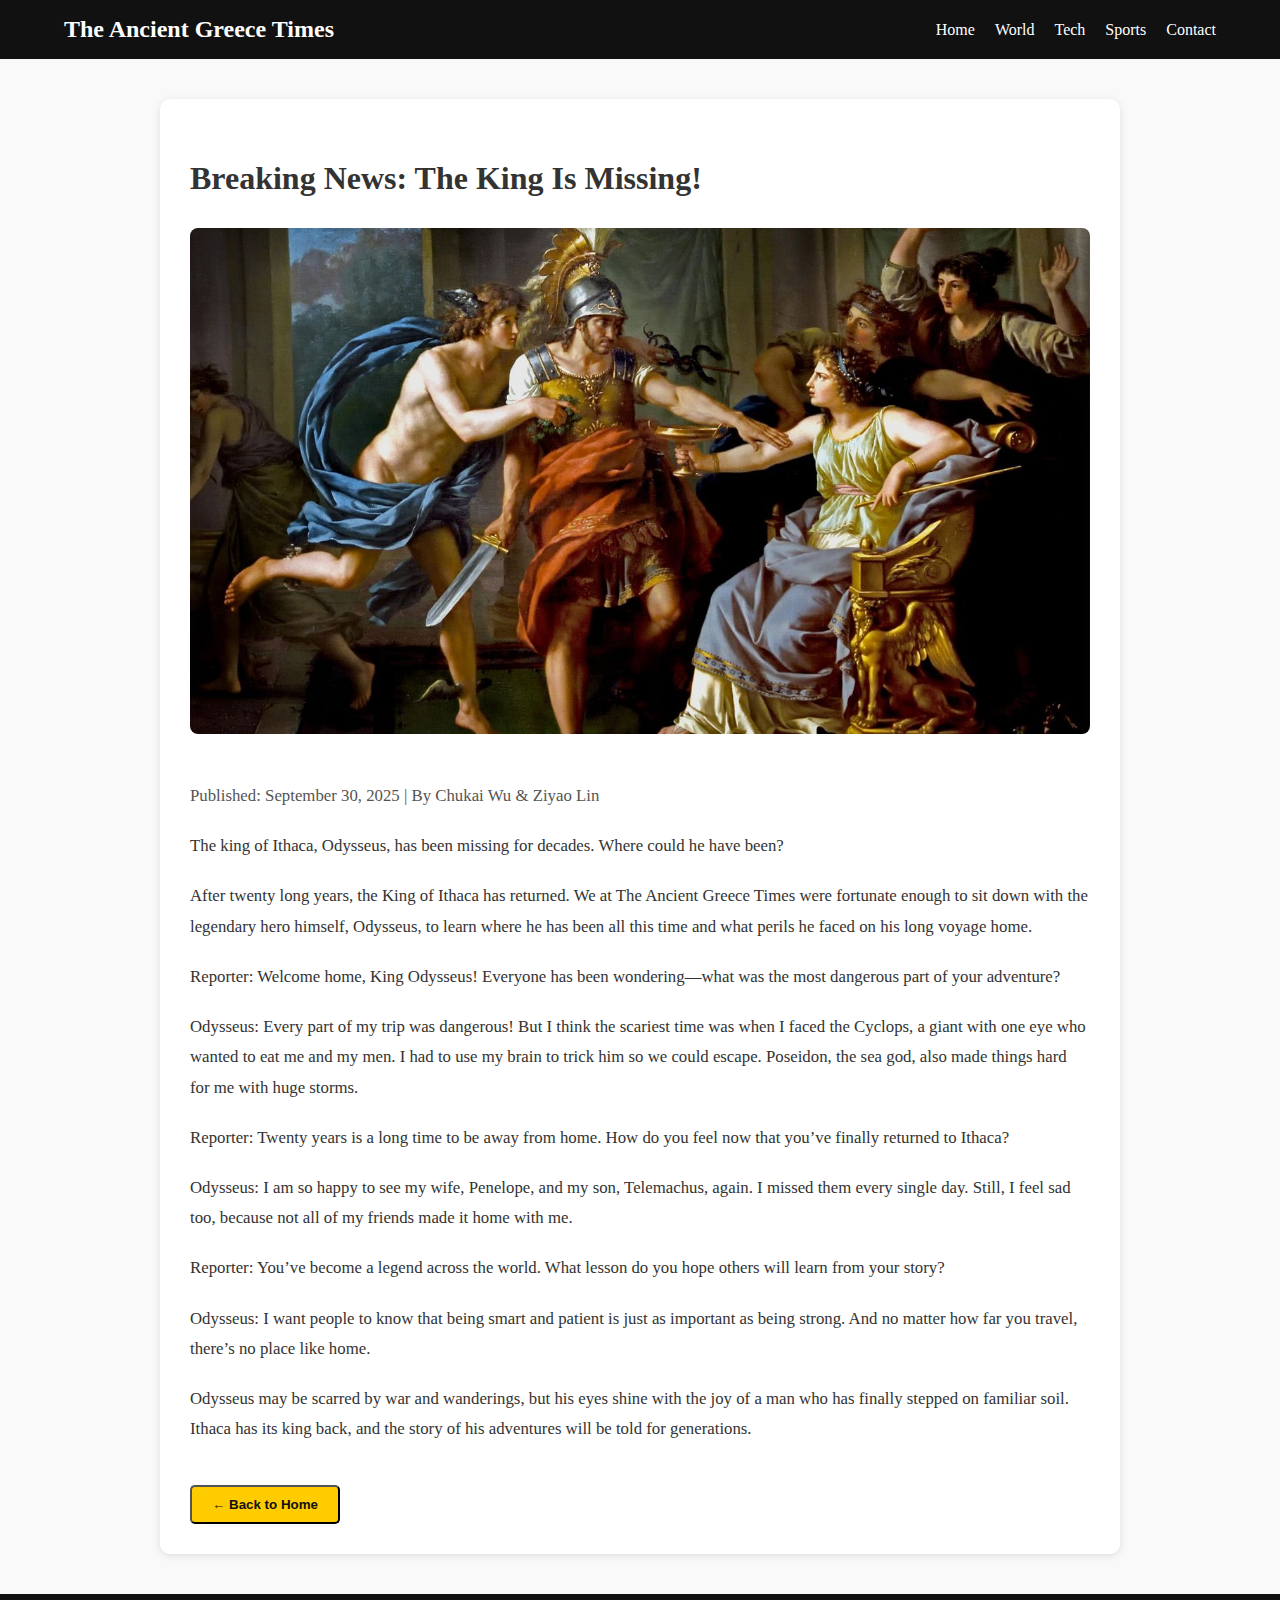
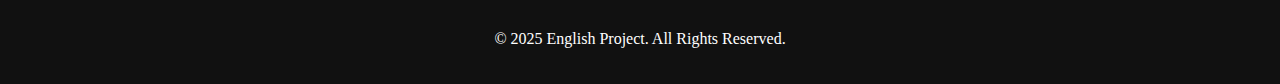
<file: breaking.html>
<!DOCTYPE html>
<html lang="en">
<head>
  <meta charset="UTF-8">
  <meta name="viewport" content="width=device-width, initial-scale=1.0">
  <title>The King Is Missing - The Ancient Greece Times</title>
  <link rel="stylesheet" href="style.css">
</head>
<body>

  <!-- Navigation -->
  <nav class="navbar">
    <div class="logo">The Ancient Greece Times</div>
    <ul class="nav-links">
      <li><a href="index.html">Home</a></li>
      <li><a href="#">World</a></li>
      <li><a href="#">Tech</a></li>
      <li><a href="#">Sports</a></li>
      <li><a href="#">Contact</a></li>
    </ul>
  </nav>

  <!-- Article -->
  <article class="article-page">
    <h1>Breaking News: The King Is Missing!</h1>
    <img src="odysseus.jpg" alt="Breaking News" class="article-img">
    
    <p class="article-meta">Published: September 30, 2025 | By Chukai Wu & Ziyao Lin</p>

    <p>The king of Ithaca, Odysseus, has been missing for decades. Where could he have been?</p>

    <p>After twenty long years, the King of Ithaca has returned. We at The Ancient Greece Times were fortunate enough to sit down with the legendary hero himself, Odysseus, to learn where he has been all this time and what perils he faced on his long voyage home.</p>

    <p>Reporter: Welcome home, King Odysseus! Everyone has been wondering—what was the most dangerous part of your adventure?</p>

    <p>Odysseus: Every part of my trip was dangerous! But I think the scariest time was when I faced the Cyclops, a giant with one eye who wanted to eat me and my men. I had to use my brain to trick him so we could escape. Poseidon, the sea god, also made things hard for me with huge storms.</p>

    <p>Reporter: Twenty years is a long time to be away from home. How do you feel now that you’ve finally returned to Ithaca?</p>

    <p>Odysseus: I am so happy to see my wife, Penelope, and my son, Telemachus, again. I missed them every single day. Still, I feel sad too, because not all of my friends made it home with me.</p>

    <p>Reporter: You’ve become a legend across the world. What lesson do you hope others will learn from your story?</p>

    <p>Odysseus: I want people to know that being smart and patient is just as important as being strong. And no matter how far you travel, there’s no place like home.</p>

    <p>Odysseus may be scarred by war and wanderings, but his eyes shine with the joy of a man who has finally stepped on familiar soil. Ithaca has its king back, and the story of his adventures will be told for generations.</p>

    <button class="btn" onclick="window.location.href='index.html'">← Back to Home</button>
  </article>

  <!-- Footer -->
  <footer>
    <p>&copy; 2025 English Project. All Rights Reserved.</p>
  </footer>

</body>
</html>
</file>
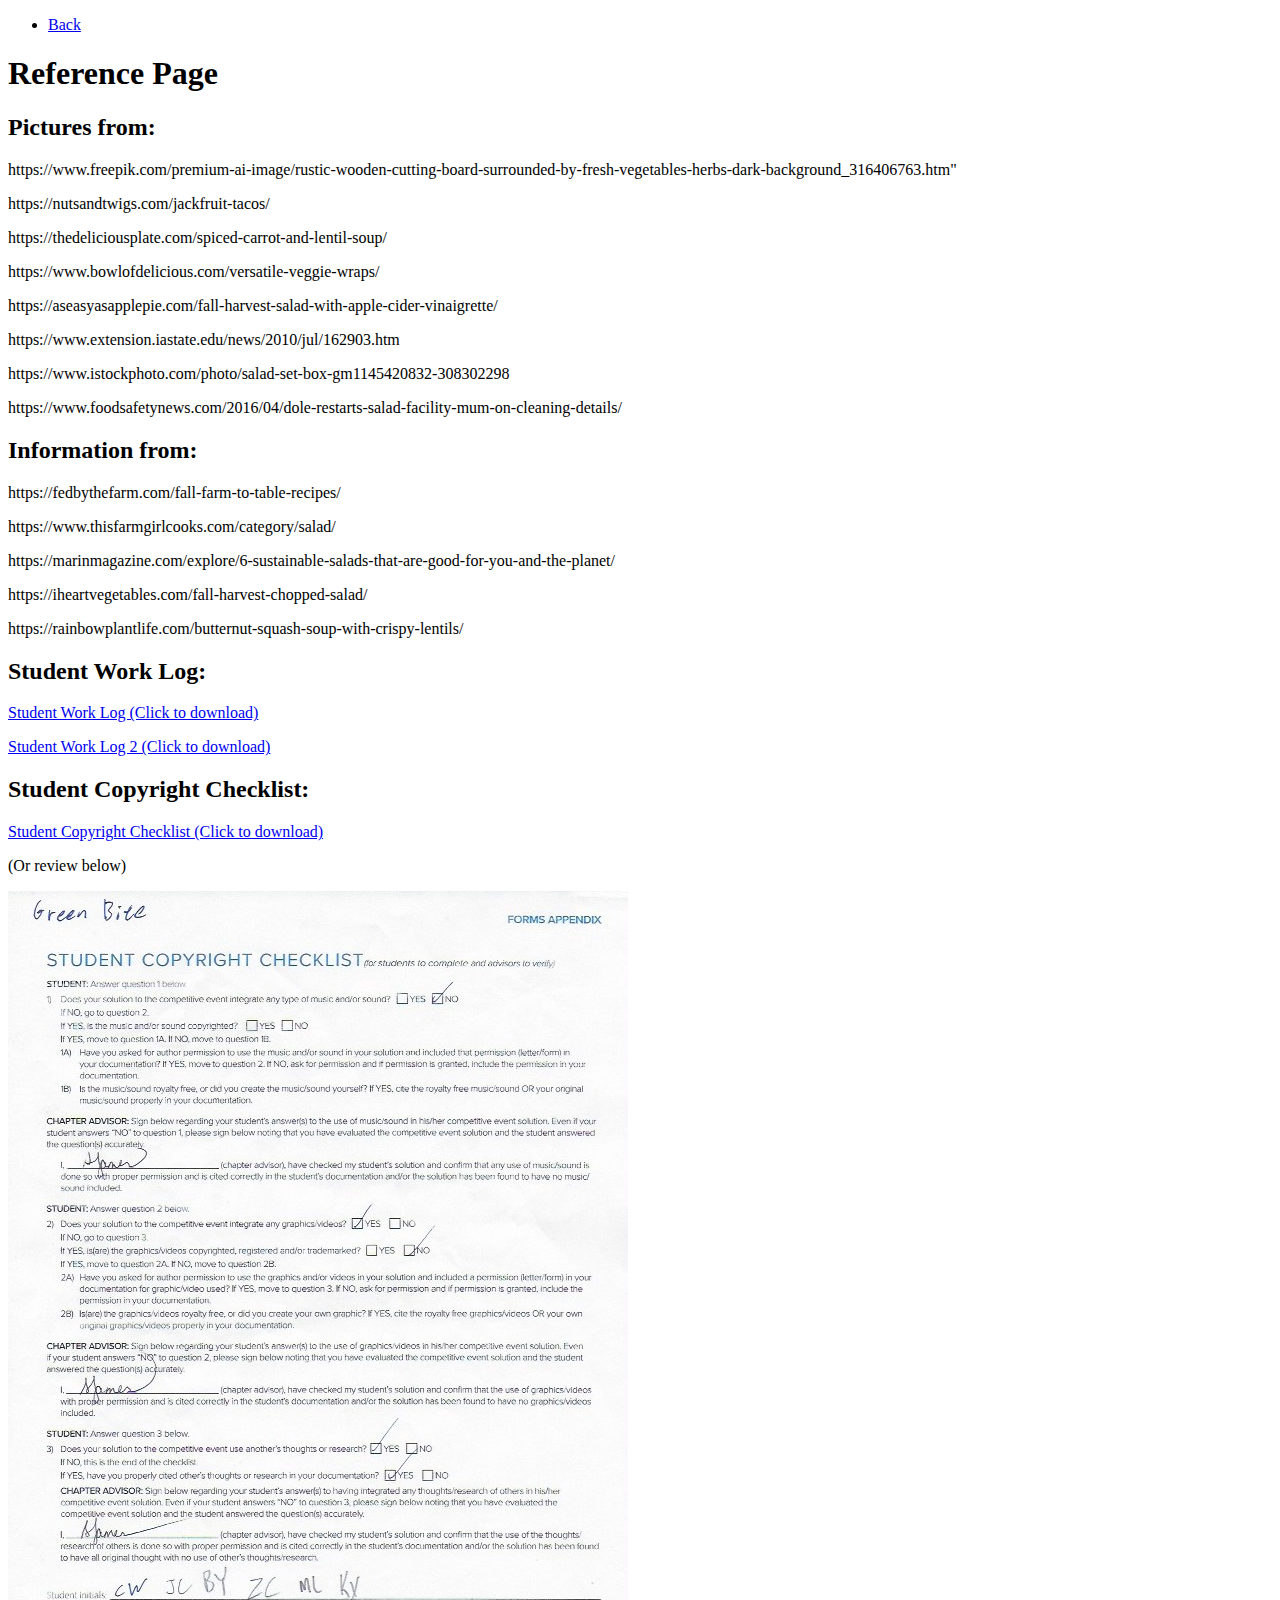
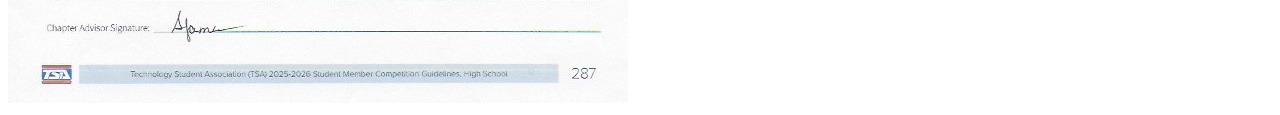
<file: reference.html>
<!DOCTYPE html>
<html lang="en">
    <head>
        <meta charset="UTF-8">
        <meta name="viewport" content="width=device-width, initial-scale=1.0">
        <title>Green Bite - Reference Page</title>
    </head>
<body>
     <!-- Navigation -->
     <nav class="navbar">
        <ul>
            <li><a href="index.html">Back</a></li>
        </ul>
    </nav>

    <!-- Reference Page -->
    <header class="hero">
        <div class="hero-text" data-aos="zoom-in">
            <h1>Reference Page</h1>
            <h2>Pictures from:</h2>
            <p>https://www.freepik.com/premium-ai-image/rustic-wooden-cutting-board-surrounded-by-fresh-vegetables-herbs-dark-background_316406763.htm"</p>
            <p>https://nutsandtwigs.com/jackfruit-tacos/</p>
            <p>https://thedeliciousplate.com/spiced-carrot-and-lentil-soup/</p>
            <p>https://www.bowlofdelicious.com/versatile-veggie-wraps/</p>
            <p>https://aseasyasapplepie.com/fall-harvest-salad-with-apple-cider-vinaigrette/</p>
            <p>https://www.extension.iastate.edu/news/2010/jul/162903.htm</p>
            <p>https://www.istockphoto.com/photo/salad-set-box-gm1145420832-308302298</p>
            <p>https://www.foodsafetynews.com/2016/04/dole-restarts-salad-facility-mum-on-cleaning-details/</p>
            <h2>Information from:</h2>
            <p>https://fedbythefarm.com/fall-farm-to-table-recipes/</p>
            <p>https://www.thisfarmgirlcooks.com/category/salad/</p>
            <p>https://marinmagazine.com/explore/6-sustainable-salads-that-are-good-for-you-and-the-planet/</p>
            <p>https://iheartvegetables.com/fall-harvest-chopped-salad/</p>
            <p>https://rainbowplantlife.com/butternut-squash-soup-with-crispy-lentils/</p>
            <h2>Student Work Log:</h2>
            <a href=https://cdn.discordapp.com/attachments/1154487237615042581/1317033383985020959/Work_Log_HS_MS.pdf?ex=675d366c&is=675be4ec&hm=eba191aa73e59062f225d3f9d2ccaf29b1a183842a9b46e48a7e58341738ad93&>Student Work Log (Click to download)</a><p></p>
            <a href=https://cdn.discordapp.com/attachments/1154487237615042581/1317052663673782282/Work_Log_HS_MS_2_1.pdf?ex=675d4860&is=675bf6e0&hm=cba1ab857ea994365c9bd21361f49159b85a592df7c850f4c62c2220e38d5809&>Student Work Log 2 (Click to download)</a>
            <h2>Student Copyright Checklist:</h2>
            <a href=https://cdn.discordapp.com/attachments/1154487237615042581/1317040638352691251/copyrightchecklist.pdf?ex=675d3d2d&is=675bebad&hm=e1a9a0073801157f66b6162d525bcc4b67f7ee8a7abe468c027055025950fce5&>Student Copyright Checklist (Click to download)</a><p></p>
            <p>(Or review below)</p>
            <img src="SCC.jpg" alt="Student Copyright Checklist">
        </div>
    </header>
</file>
<file: style.css>
/* General */
body {
  font-family: "Times New Roman", Times, serif;
  margin: 0;
  background: #f9f9f9;
  color: #333;
}

/* Navbar */
.navbar {
  background: #111;
  color: white;
  display: flex;
  justify-content: space-between;
  align-items: center;
  padding: 1rem 5%;
  position: sticky;
  top: 0;
  z-index: 1000;
}
.navbar .logo {
  font-size: 1.5rem;
  font-weight: bold;
}
.navbar ul {
  list-style: none;
  display: flex;
  gap: 20px;
  margin: 0;
  padding: 0;
}
.navbar ul li a {
  text-decoration: none;
  color: white;
  transition: color 0.3s;
}
.navbar ul li a:hover {
  color: #ffcc00;
}

/* Featured Story */
.featured {
  background: url("odyssaus.jpg") no-repeat center center/cover;
  color: white;
  padding: 100px 20px;
  text-align: center;
  position: relative;
}
.featured::after {
  content: "";
  position: absolute;
  top: 0; left: 0; right: 0; bottom: 0;
  background: rgba(0,0,0,0.5);
}
.featured-content {
  position: relative;
  z-index: 1;
  max-width: 700px;
  margin: 0 auto;
}
.featured h1 {
  font-size: 2.5rem;
  margin-bottom: 20px;
}
.featured p {
  font-size: 1.2rem;
}
.featured-img {
  width: 100%;
  max-width: 900px;
  height: auto;
  margin: 20px 0;
  border-radius: 10px;
  box-shadow: 0 4px 12px rgba(0,0,0,0.3);
}
.btn {
  display: inline-block;
  margin-top: 20px;
  padding: 10px 20px;
  background: #ffcc00;
  color: #111;
  text-decoration: none;
  font-weight: bold;
  border-radius: 5px;
  transition: background 0.3s;
}
.btn:hover {
  background: #e6b800;
}

/* Latest News Section */
.news-section {
  padding: 40px 5%;
}
.news-section h2 {
  font-size: 2rem;
  margin-bottom: 20px;
  border-left: 5px solid #ffcc00;
  padding-left: 10px;
}
.news-container {
  display: grid;
  grid-template-columns: repeat(auto-fill, minmax(300px, 1fr));
  gap: 20px;
}
.news-card {
  background: white;
  border-radius: 10px;
  overflow: hidden;
  box-shadow: 0 2px 8px rgba(0,0,0,0.1);
  transition: transform 0.3s;
}
.news-card:hover {
  transform: translateY(-8px);
}
.news-card img {
  width: 100%;
  height: 200px;
  object-fit: cover;
}
.news-content {
  padding: 15px;
}
.news-content h3 {
  margin: 0 0 10px;
  font-size: 1.2em;
}
.news-content p {
  font-size: 0.95em;
  line-height: 1.5;
}
.news-content a {
  display: inline-block;
  margin-top: 10px;
  text-decoration: none;
  color: #0077cc;
  font-weight: bold;
}
.news-content a:hover {
  text-decoration: underline;
}

/* Footer */
footer {
  background: #111;
  color: white;
  text-align: center;
  padding: 20px;
  margin-top: 40px;
}

/* Article Page */
.article-page {
  max-width: 900px;
  margin: 40px auto;
  padding: 0 20px;
  line-height: 1.8;
  background: white;
  border-radius: 10px;
  box-shadow: 0 2px 8px rgba(0,0,0,0.1);
  padding: 30px;
}
.article-page h1 {
  font-size: 2rem;
  margin-bottom: 20px;
}
.article-page .article-img {
  width: 100%;
  height: auto;
  margin-bottom: 20px;
  border-radius: 8px;
}
.article-meta {
  font-size: 0.9rem;
  color: #555;
  margin-bottom: 20px;
}
.article-page p {
  margin-bottom: 20px;
  font-size: 1.05rem;
}
</file>
